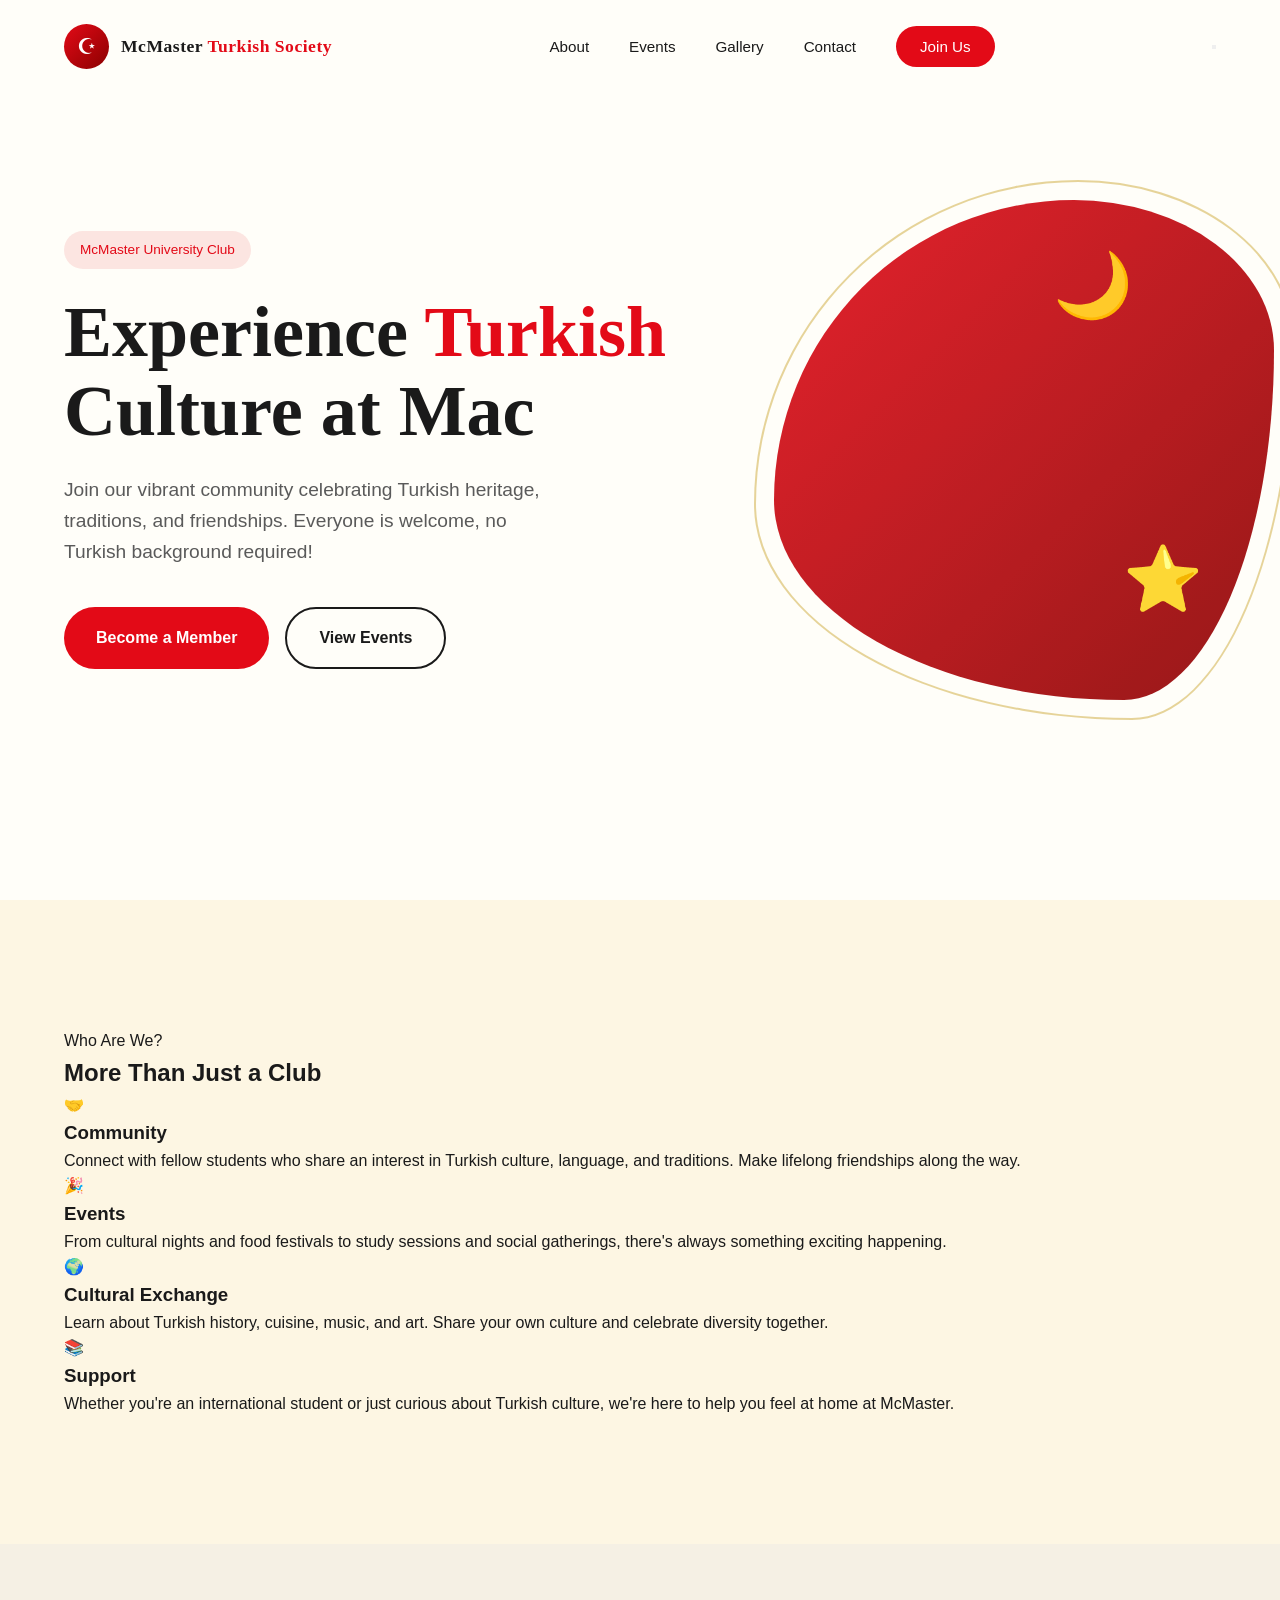
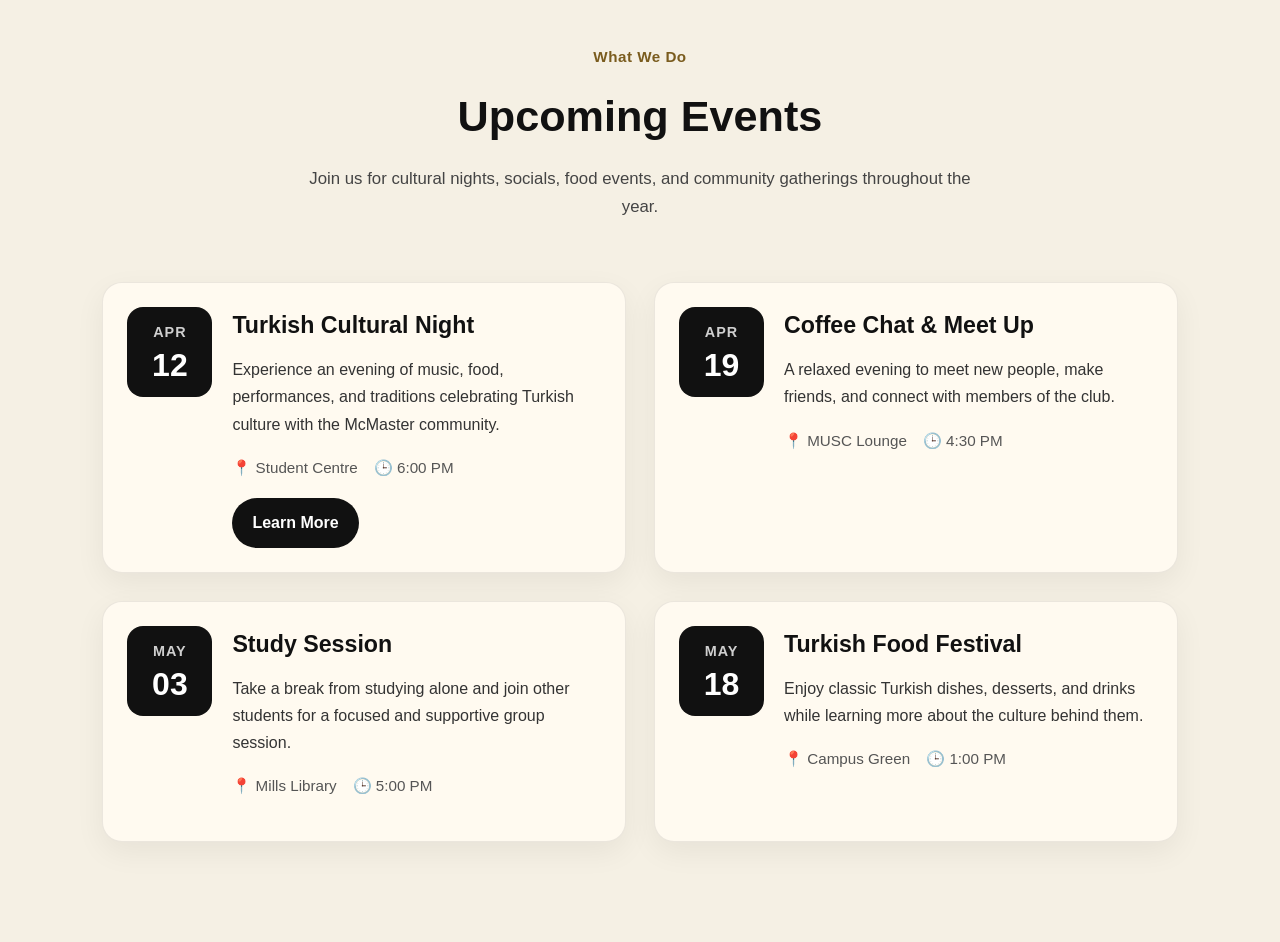
<file: index.html>
<!doctype html>
<!--
Author: Marc Keanne Principe
Description: McMaster Turkish Society homepage
-->
<html lang="en">

<head>
    <meta charset="utf-8">
    <meta name="viewport" content="width=device-width, initial-scale=1.0">
    <title>McMaster Turkish Society</title>
    <link rel="stylesheet" href="css/style.css">
</head>

<body>
    <nav>
        <a class="logo" href="#">
            <div class="logo-icon"></div>
            <div class="logo-text">McMaster <span>Turkish Society</span></div>
        </a>

        <ul class="nav-links">
            <li><a href="#about">About</a></li>
            <li><a href="#events">Events</a></li>
            <li><a href="#gallery">Gallery</a></li>
            <li><a href="#contact">Contact</a></li>
            <li><a href="index.php" class="nav-cta">Join Us</a></li>
        </ul>

        <button class="mobile-menu-btn">
            <span></span>
            <span></span>
            <span></span>
        </button>
    </nav>

    <section class="hero">
        <div class="hero-content">
            <div class="hero-badge">
                McMaster University Club
            </div>

            <h1>Experience <span class="highlight">Turkish</span> Culture at Mac</h1>

            <p>
                Join our vibrant community celebrating Turkish heritage, traditions, and friendships.
                Everyone is welcome, no Turkish background required!
            </p>

            <div class="hero-buttons">
                <a href="index.php" class="btn btn-primary">Become a Member</a>
                <a href="#events" class="btn btn-secondary">View Events</a>
            </div>
        </div>

        <div class="hero-visual">
            <div class="hero-shape"></div>
            <div class="floating-element">🌙</div>
            <div class="floating-element">⭐</div>
        </div>
    </section>

    <section class="about" id="about">
        <div class="section-header">
            <span class="section-tag">Who Are We?</span>
            <h2 class="section-title">More Than Just a Club</h2>
        </div>

        <div class="about-grid">
            <div class="about-card">
                <div class="card-icon">🤝</div>
                <h3>Community</h3>
                <p>
                    Connect with fellow students who share an interest in Turkish culture, language,
                    and traditions. Make lifelong friendships along the way.
                </p>
            </div>

            <div class="about-card">
                <div class="card-icon">🎉</div>
                <h3>Events</h3>
                <p>
                    From cultural nights and food festivals to study sessions and social gatherings,
                    there's always something exciting happening.
                </p>
            </div>

            <div class="about-card">
                <div class="card-icon">🌍</div>
                <h3>Cultural Exchange</h3>
                <p>
                    Learn about Turkish history, cuisine, music, and art. Share your own culture
                    and celebrate diversity together.
                </p>
            </div>

            <div class="about-card">
                <div class="card-icon">📚</div>
                <h3>Support</h3>
                <p>
                    Whether you're an international student or just curious about Turkish culture,
                    we're here to help you feel at home at McMaster.
                </p>
            </div>
        </div>
    </section>

    <section class="events-section" id="events">
        <div class="section-header">
            <span class="section-tag">What We Do</span>
            <h2 class="section-title">Upcoming Events</h2>
            <p class="section-subtitle">
                Join us for cultural nights, socials, food events, and community gatherings throughout the year.
            </p>
        </div>

        <div class="events-grid">
            <div class="event-card">
                <div class="event-date">
                    <span class="month">APR</span>
                    <span class="day">12</span>
                </div>

                <div class="event-content">
                    <h3>Turkish Cultural Night</h3>
                    <p>
                        Experience an evening of music, food, performances, and traditions
                        celebrating Turkish culture with the McMaster community.
                    </p>
                    <div class="event-meta">
                        <span>📍 Student Centre</span>
                        <span>🕒 6:00 PM</span>
                    </div>
                    <a href="#" class="event-btn">Learn More</a>
                </div>
            </div>

            <div class="event-card">
                <div class="event-date">
                    <span class="month">APR</span>
                    <span class="day">19</span>
                </div>

                <div class="event-content">
                    <h3>Coffee Chat &amp; Meet Up</h3>
                    <p>
                        A relaxed evening to meet new people, make friends, and connect with members of the club.
                    </p>
                    <div class="event-meta">
                        <span>📍 MUSC Lounge</span>
                        <span>🕒 4:30 PM</span>
                    </div>
                </div>
            </div>

            <div class="event-card">
                <div class="event-date">
                    <span class="month">MAY</span>
                    <span class="day">03</span>
                </div>

                <div class="event-content">
                    <h3>Study Session</h3>
                    <p>
                        Take a break from studying alone and join other students for a focused
                        and supportive group session.
                    </p>
                    <div class="event-meta">
                        <span>📍 Mills Library</span>
                        <span>🕒 5:00 PM</span>
                    </div>
                </div>
            </div>

            <div class="event-card">
                <div class="event-date">
                    <span class="month">MAY</span>
                    <span class="day">18</span>
                </div>

                <div class="event-content">
                    <h3>Turkish Food Festival</h3>
                    <p>
                        Enjoy classic Turkish dishes, desserts, and drinks while learning more
                        about the culture behind them.
                    </p>
                    <div class="event-meta">
                        <span>📍 Campus Green</span>
                        <span>🕒 1:00 PM</span>
                    </div>
                </div>
            </div>
        </div>
    </section>

    <section id="gallery">
    </section>

    <section id="contact">
    </section>
</body>

</html>
</file>
<file: css/style.css>
* {
    margin: 0;
    padding: 0;
    box-sizing: border-box;
}

html {
    scroll-behavior: smooth;
}

body {
    font-family: 'Source Sans 3', sans-serif;
    background-color: #FFFEF9;
    color: #1A1A1A;
    line-height: 1.6;
    overflow-x: hidden;
}

nav {
    position: fixed;
    top: 0;
    width: 100%;
    padding: 1.5rem 5%;
    display: flex;
    justify-content: space-between;
    align-items: center;
    z-index: 1000;
    transition: all 0.4s ease;
}

nav.scrolled {
    background: rgba(255, 254, 249, 0.95);
    backdrop-filter: blur(10px);
    box-shadow: 0 2px 30px rgba(0, 0, 0, 0.08);
    padding: 1rem 5%;
}

.logo {
    display: flex;
    align-items: center;
    gap: 0.75rem;
    text-decoration: none;
    color: #1A1A1A;
}

.logo-icon {
    width: 45px;
    height: 45px;
    background: linear-gradient(135deg, #E30A17, #8B0000);
    border-radius: 50%;
    display: flex;
    align-items: center;
    justify-content: center;
    position: relative;
    overflow: hidden;
}

.logo-icon::before {
    content: '☪';
    color: white;
    font-size: 1.4rem;
}

.logo-text {
    font-family: 'Playfair Display', serif;
    font-weight: 600;
    font-size: 1.1rem;
    letter-spacing: 0.5px;
}

.logo-text span {
    color: #E30A17;
}

.nav-links {
    display: flex;
    gap: 2.5rem;
    list-style: none;
}

.nav-links a {
    text-decoration: none;
    color: #1A1A1A;
    font-weight: 500;
    font-size: 0.95rem;
    position: relative;
    transition: color 0.3s ease;
}

.nav-links a::after {
    content: '';
    position: absolute;
    bottom: -5px;
    left: 0;
    width: 0;
    height: 2px;
    background: #E30A17;
    transition: width 0.3s ease;
}

.nav-links a:hover {
    color: #E30A17;
}

.nav-links a:hover::after {
    width: 100%;
}

.nav-cta {
    background: #E30A17;
    color: white !important;
    padding: 0.75rem 1.5rem;
    border-radius: 50px;
    transition: all 0.3s ease !important;
}

.nav-cta::after {
    display: none !important;
}

.nav-cta:hover {
    background: #8B0000 !important;
    transform: translateY(-2px);
    box-shadow: 0 5px 20px rgba(227, 10, 23, 0.3);
}

.hero {
    min-height: 100vh;
    display: flex;
    align-items: center;
    padding: 0 5%;
    position: relative;
    overflow: hidden;
}

.hero-content {
    max-width: 650px;
    z-index: 2;
    animation: fadeInUp 1s ease forwards;
}

@keyframes fadeInUp {
    from {
        opacity: 0;
        transform: translateY(30px);
    }
    to {
        opacity: 1;
        transform: translateY(0);
    }
}

.hero-badge {
    display: inline-flex;
    align-items: center;
    gap: 0.5rem;
    background: rgba(227, 10, 23, 0.1);
    color: #E30A17;
    padding: 0.5rem 1rem;
    border-radius: 45px;
    font-size: 0.85rem;
    font-weight: 500;
    margin-bottom: 1.5rem;
    animation: fadeInUp 1s ease 0.2s forwards;
    opacity: 0;
}

.hero h1 {
    font-family: 'Playfair Display', serif;
    font-size: clamp(2.5rem, 6vw, 4.5rem);
    font-weight: 700;
    line-height: 1.1;
    margin-bottom: 1.5rem;
    animation: fadeInUp 1s ease 0.3s forwards;
    opacity: 0;
}

.hero h1 .highlight {
    color: #E30A17;
    position: relative;
}

.hero p {
    font-size: 1.2rem;
    color: #5A5A5A;
    margin-bottom: 2.5rem;
    max-width: 500px;
    animation: fadeInUp 1s ease 0.4s forwards;
    opacity: 0;
}

.hero-buttons {
    display: flex;
    gap: 1rem;
    flex-wrap: wrap;
    animation: fadeInUp 1s ease 0.5s forwards;
    opacity: 0;
}

.btn {
    padding: 1rem 2rem;
    border-radius: 50px;
    text-decoration: none;
    font-weight: 600;
    font-size: 1rem;
    transition: all 0.3s ease;
    display: inline-flex;
    align-items: center;
    gap: 0.5rem;
}

.btn-primary {
    background: #E30A17;
    color: white;
}

.btn-primary:hover {
    background: #8B0000;
    transform: translateY(-3px);
    box-shadow: 0 10px 30px rgba(227, 10, 23, 0.3);
}

.btn-secondary {
    background: transparent;
    color: #1A1A1A;
    border: 2px solid #1A1A1A;
}

.btn-secondary:hover {
    background: #1A1A1A;
    color: white;
    transform: translateY(-3px);
}

.hero-visual {
    position: absolute;
    right: -5%;
    top: 50%;
    transform: translateY(-50%);
    width: 55%;
    height: 80%;
    z-index: 1;
}

.hero-shape {
    position: absolute;
    width: 500px;
    height: 500px;
    border-radius: 60% 40% 30% 70% / 60% 30% 70% 40%;
    background: linear-gradient(135deg, #E30A17, #8B0000);
    right: 10%;
    top: 50%;
    transform: translateY(-50%);
    animation: morphShape 8s ease-in-out infinite;
    opacity: 0.9;
}

@keyframes morphShape {
    0%, 100% {
        border-radius: 60% 40% 30% 70% / 60% 30% 70% 40%;
    }
    50% {
        border-radius: 30% 60% 70% 40% / 50% 60% 30% 60%;
    }
}

.hero-shape::before {
    content: '';
    position: absolute;
    inset: -20px;
    border: 2px solid #C9A227;
    border-radius: inherit;
    opacity: 0.5;
}

.floating-element {
    position: absolute;
    font-size: 4rem;
    animation: float 6s ease-in-out infinite;
}

.floating-element:nth-child(2) {
    top: 20%;
    right: 30%;
    animation-delay: -2s;
}

.floating-element:nth-child(3) {
    bottom: 25%;
    right: 20%;
    animation-delay: -4s;
}

@keyframes float {
    0%, 100% {
        transform: translateY(0);
    }
    50% {
        transform: translateY(-20px);
    }
}

.about {
    padding: 8rem 5%;
    background: #FDF6E3;
    position: relative;
}

/* Events Section */
.events-section {
    padding: 100px 8%;
    background-color: #f5f0e4;
    color: #111;
}

.events-section .section-header {
    text-align: center;
    max-width: 700px;
    margin: 0 auto 60px;
}

.events-section .section-tag {
    display: inline-block;
    font-size: 0.95rem;
    font-weight: 600;
    margin-bottom: 12px;
    color: #7a5c1e;
    letter-spacing: 0.5px;
}

.events-section .section-title {
    font-size: 2.7rem;
    font-weight: 800;
    margin-bottom: 14px;
}

.events-section .section-subtitle {
    font-size: 1.05rem;
    line-height: 1.7;
    color: #444;
}

.events-grid {
    display: grid;
    grid-template-columns: repeat(2, 1fr);
    gap: 28px;
}

.event-card {
    display: flex;
    gap: 20px;
    align-items: flex-start;
    background: #fffaf0;
    border: 1px solid rgba(0, 0, 0, 0.08);
    border-radius: 20px;
    padding: 24px;
    box-shadow: 0 10px 30px rgba(0, 0, 0, 0.06);
    transition: transform 0.25s ease, box-shadow 0.25s ease;
}

.event-card:hover {
    transform: translateY(-6px);
    box-shadow: 0 16px 40px rgba(0, 0, 0, 0.1);
}

.event-date {
    min-width: 85px;
    background: #111;
    color: #fff;
    border-radius: 16px;
    text-align: center;
    padding: 14px 10px;
    display: flex;
    flex-direction: column;
    justify-content: center;
}

.event-date .month {
    font-size: 0.9rem;
    font-weight: 700;
    letter-spacing: 1px;
    opacity: 0.8;
}

.event-date .day {
    font-size: 2rem;
    font-weight: 800;
    line-height: 1.1;
    margin-top: 4px;
}

.event-content {
    flex: 1;
}

.event-type {
    display: inline-block;
    font-size: 0.8rem;
    font-weight: 700;
    text-transform: uppercase;
    color: #7a5c1e;
    margin-bottom: 10px;
    letter-spacing: 0.8px;
}

.event-content h3 {
    font-size: 1.45rem;
    margin-bottom: 12px;
    font-weight: 800;
}

.event-content p {
    font-size: 1rem;
    line-height: 1.7;
    color: #333;
    margin-bottom: 18px;
}

.event-meta {
    display: flex;
    flex-wrap: wrap;
    gap: 16px;
    font-size: 0.95rem;
    color: #555;
    margin-bottom: 18px;
}

.event-btn {
    display: inline-block;
    background: #111;
    color: #fff;
    text-decoration: none;
    padding: 12px 20px;
    border-radius: 999px;
    font-weight: 700;
    transition: background 0.25s ease, transform 0.25s ease;
}

.event-btn:hover {
    background: #7a5c1e;
    transform: translateY(-2px);
}

/* Tablet */
@media (max-width: 900px) {
    .events-grid {
        grid-template-columns: 1fr;
    }

    .events-section .section-title {
        font-size: 2.2rem;
    }
}

/* Mobile */
@media (max-width: 600px) {
    .events-section {
        padding: 80px 6%;
    }

    .event-card {
        flex-direction: column;
        padding: 20px;
    }

    .event-date {
        min-width: 100%;
        flex-direction: row;
        align-items: center;
        justify-content: center;
        gap: 10px;
        padding: 12px;
    }

    .event-date .day {
        font-size: 1.6rem;
        margin-top: 0;
    }

    .events-section .section-title {
        font-size: 1.9rem;
    }
}
</file>
